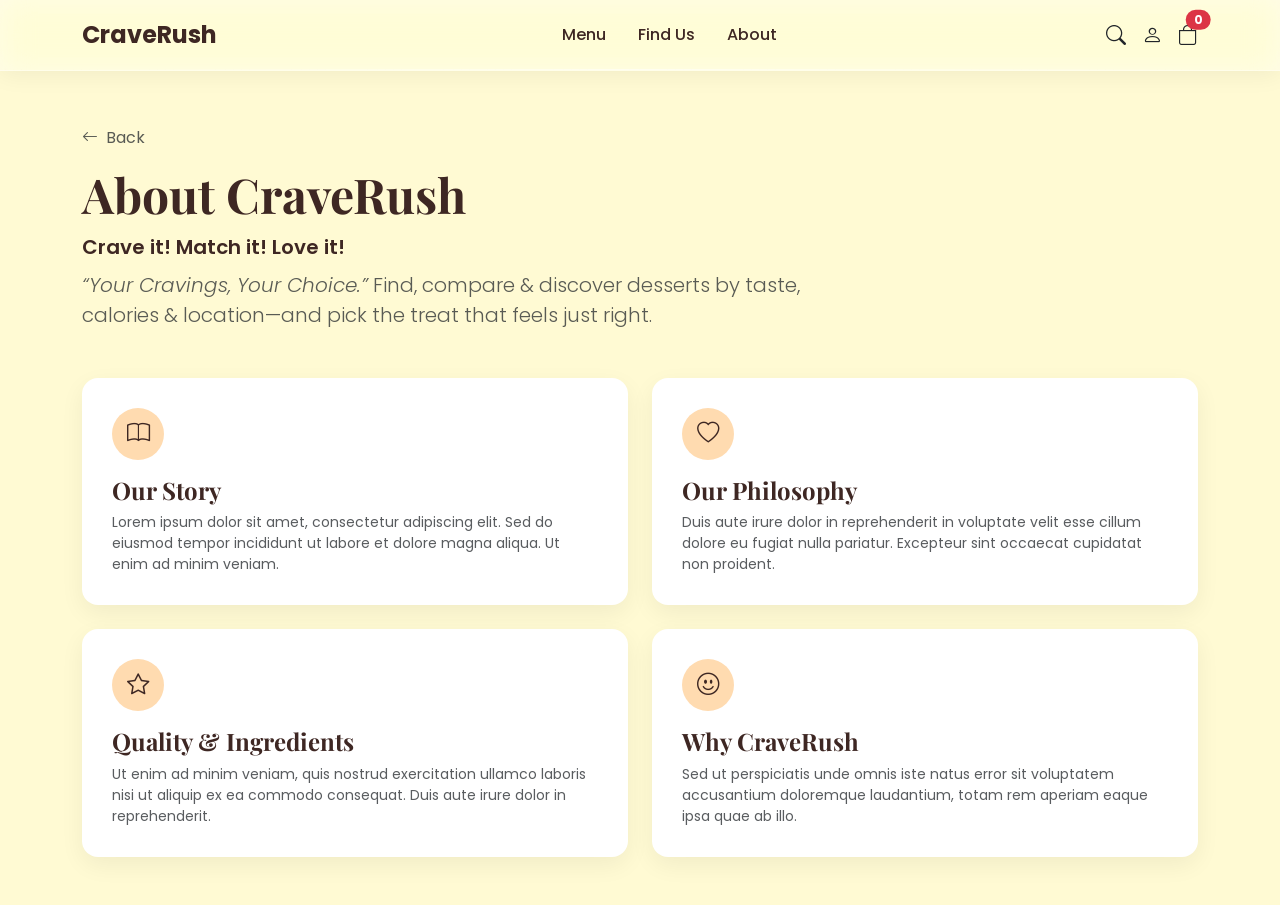
<file: about.html>
<!DOCTYPE html>
<html lang="en">
<head>
    <meta charset="UTF-8">
    <meta name="viewport" content="width=device-width, initial-scale=1.0">
    <title>About | CraveRush</title>

    <script>
        (function() {
            if (localStorage.getItem('creamySwirlsTheme') === 'dark') {
                document.documentElement.setAttribute('data-theme', 'dark');
            }
        })();
    </script>

    <link href="https://fonts.googleapis.com/css2?family=Playfair+Display:wght@600;700&family=Poppins:wght@300;400;500;600&display=swap" rel="stylesheet">
    <link href="https://cdn.jsdelivr.net/npm/bootstrap@5.3.2/dist/css/bootstrap.min.css" rel="stylesheet">
    <link rel="stylesheet" href="https://cdn.jsdelivr.net/npm/bootstrap-icons@1.11.1/font/bootstrap-icons.css">
    <link rel="stylesheet" href="style.css">
</head>
<body>

    <nav class="navbar navbar-expand-lg">
        <div class="container">
            <a class="navbar-brand fw-bold" href="index.html">CraveRush</a>
            <button class="navbar-toggler" type="button" data-bs-toggle="collapse" data-bs-target="#navbarNav">
                <span class="navbar-toggler-icon"></span>
            </button>
            <div class="collapse navbar-collapse" id="navbarNav">
                <ul class="navbar-nav mx-auto">
                    <li class="nav-item"><a class="nav-link" href="desserts.html">Menu</a></li>
                    <li class="nav-item"><a class="nav-link" href="find-us.html">Find Us</a></li>
                    <li class="nav-item"><a class="nav-link active" href="about.html">About</a></li>
                </ul>
                <div class="d-flex align-items-center gap-3 mt-3 mt-lg-0">
                    <a href="products.html" class="text-dark"><i class="bi bi-search fs-5"></i></a>
                    <div class="dropdown">
                        <a href="javascript:void(0)" class="text-dark" id="accountIcon" data-bs-toggle="dropdown">
                            <i class="bi bi-person fs-5"></i>
                        </a>
                        <ul class="dropdown-menu dropdown-menu-end" id="accountMenu"></ul>
                    </div>
                    <a href="cart.html" class="text-dark position-relative">
                        <i class="bi bi-bag fs-5"></i>
                        <span class="position-absolute top-0 start-100 translate-middle badge rounded-pill bg-danger" id="cart-count">0</span>
                    </a>
                </div>
            </div>
        </div>
    </nav>

    <section class="py-5">
        <div class="container">
            <a href="index.html" class="text-decoration-none text-muted mb-3 d-inline-block">
                <i class="bi bi-arrow-left me-1"></i> Back
            </a>
            <h1 class="display-5 fw-bold mb-2">About CraveRush</h1>
            <p class="lead fw-semibold mb-2">Crave it! Match it! Love it!</p>
            <p class="lead text-muted mb-5" style="max-width: 720px;">
                <em>“Your Cravings, Your Choice.”</em> Find, compare &amp; discover desserts by taste, calories &amp; location—and pick the treat that feels just right.
            </p>

            <div class="row g-4">
                <div class="col-md-6">
                    <div class="info-card">
                        <div class="info-icon"><i class="bi bi-book"></i></div>
                        <h4 class="fw-bold mb-2">Our Story</h4>
                        <p class="text-muted small mb-0">
                            Lorem ipsum dolor sit amet, consectetur adipiscing elit. Sed do eiusmod tempor
                            incididunt ut labore et dolore magna aliqua. Ut enim ad minim veniam.
                        </p>
                    </div>
                </div>
                <div class="col-md-6">
                    <div class="info-card">
                        <div class="info-icon"><i class="bi bi-heart"></i></div>
                        <h4 class="fw-bold mb-2">Our Philosophy</h4>
                        <p class="text-muted small mb-0">
                            Duis aute irure dolor in reprehenderit in voluptate velit esse cillum dolore eu
                            fugiat nulla pariatur. Excepteur sint occaecat cupidatat non proident.
                        </p>
                    </div>
                </div>
                <div class="col-md-6">
                    <div class="info-card">
                        <div class="info-icon"><i class="bi bi-star"></i></div>
                        <h4 class="fw-bold mb-2">Quality & Ingredients</h4>
                        <p class="text-muted small mb-0">
                            Ut enim ad minim veniam, quis nostrud exercitation ullamco laboris nisi ut aliquip
                            ex ea commodo consequat. Duis aute irure dolor in reprehenderit.
                        </p>
                    </div>
                </div>
                <div class="col-md-6">
                    <div class="info-card">
                        <div class="info-icon"><i class="bi bi-emoji-smile"></i></div>
                        <h4 class="fw-bold mb-2">Why CraveRush</h4>
                        <p class="text-muted small mb-0">
                            Sed ut perspiciatis unde omnis iste natus error sit voluptatem accusantium
                            doloremque laudantium, totam rem aperiam eaque ipsa quae ab illo.
                        </p>
                    </div>
                </div>
            </div>
        </div>
    </section>

    <script src="https://cdn.jsdelivr.net/npm/bootstrap@5.3.2/dist/js/bootstrap.bundle.min.js"></script>
    <script src="products.js"></script>
    <script src="auth.js"></script>
    <script src="cart.js"></script>
    <script src="app.js"></script>
</body>
</html>
</file>
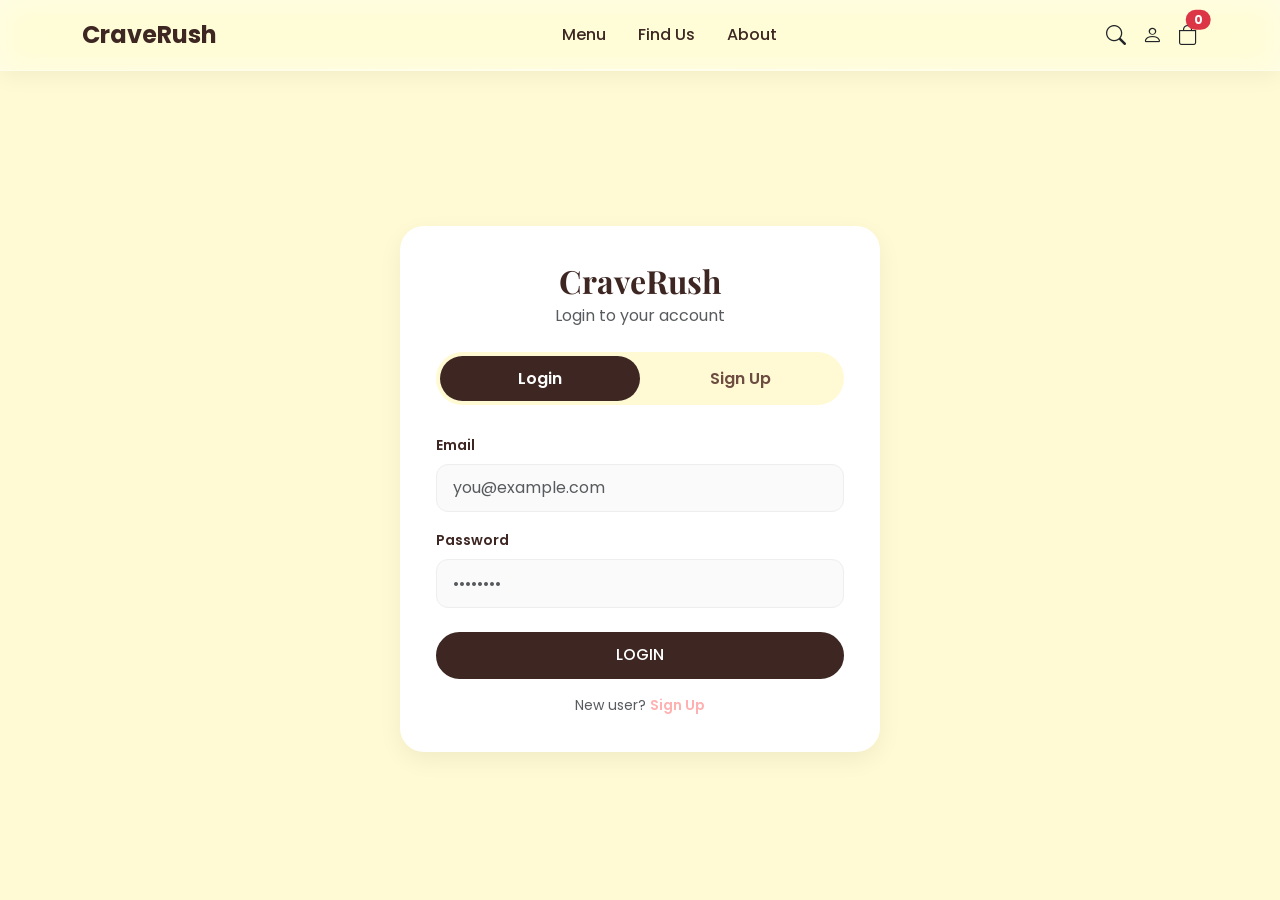
<file: account.html>
<!DOCTYPE html>
<html lang="en">
<head>
    <meta charset="UTF-8">
    <meta name="viewport" content="width=device-width, initial-scale=1.0">
    <title>My Account | CraveRush</title>
    <script>
        (function() {
            if (localStorage.getItem('creamySwirlsTheme') === 'dark') {
                document.documentElement.setAttribute('data-theme', 'dark');
            }
        })();
    </script>
    <link href="https://fonts.googleapis.com/css2?family=Playfair+Display:wght@600;700&family=Poppins:wght@300;400;500;600&display=swap" rel="stylesheet">
    <link href="https://cdn.jsdelivr.net/npm/bootstrap@5.3.2/dist/css/bootstrap.min.css" rel="stylesheet">
    <link rel="stylesheet" href="https://cdn.jsdelivr.net/npm/bootstrap-icons@1.11.1/font/bootstrap-icons.css">
    <link rel="stylesheet" href="style.css">
</head>
<body>

    <nav class="navbar navbar-expand-lg">
        <div class="container">
            <a class="navbar-brand fw-bold" href="index.html">CraveRush</a>
            <button class="navbar-toggler" type="button" data-bs-toggle="collapse" data-bs-target="#navbarNav">
                <span class="navbar-toggler-icon"></span>
            </button>
            <div class="collapse navbar-collapse" id="navbarNav">
                <ul class="navbar-nav mx-auto">
                    <li class="nav-item"><a class="nav-link" href="desserts.html">Menu</a></li>
                    <li class="nav-item"><a class="nav-link" href="find-us.html">Find Us</a></li>
                    <li class="nav-item"><a class="nav-link" href="about.html">About</a></li>
                </ul>
                <div class="d-flex align-items-center gap-3 mt-3 mt-lg-0">
                    <a href="products.html" class="text-dark"><i class="bi bi-search fs-5"></i></a>
                    <div class="dropdown">
                        <a href="javascript:void(0)" class="text-dark" id="accountIcon" data-bs-toggle="dropdown">
                            <i class="bi bi-person fs-5"></i>
                        </a>
                        <ul class="dropdown-menu dropdown-menu-end" id="accountMenu"></ul>
                    </div>
                    <a href="cart.html" class="text-dark position-relative">
                        <i class="bi bi-bag fs-5"></i>
                        <span class="position-absolute top-0 start-100 translate-middle badge rounded-pill bg-danger" id="cart-count">0</span>
                    </a>
                </div>
            </div>
        </div>
    </nav>

    <section class="account-section">
        <div class="container" style="max-width: 820px;">
            <a href="index.html" class="text-decoration-none text-muted mb-3 d-inline-block">
                <i class="bi bi-arrow-left me-1"></i> Back
            </a>
            <h1 class="display-5 fw-bold mb-4">My Account</h1>

            <div class="account-tabs" id="accountTabs">
                <button class="account-tab active" data-panel="profile">Profile</button>
                <button class="account-tab" data-panel="settings">Settings</button>
            </div>

            <!-- PROFILE -->
            <div class="account-panel active" id="panel-profile">
                <div class="account-card">
                    <h4><i class="bi bi-person-circle me-2"></i>My Profile</h4>
                    <div class="row g-3">
                        <div class="col-md-6">
                            <label class="form-label small fw-semibold">Name</label>
                            <input type="text" class="form-control" id="profile-name">
                        </div>
                        <div class="col-md-6">
                            <label class="form-label small fw-semibold">Email</label>
                            <input type="email" class="form-control" id="profile-email" disabled>
                        </div>
                        <div class="col-md-6">
                            <label class="form-label small fw-semibold">Contact Number</label>
                            <input type="tel" class="form-control" id="profile-phone">
                        </div>
                        <div class="col-md-6">
                            <label class="form-label small fw-semibold">City</label>
                            <input type="text" class="form-control" id="profile-city">
                        </div>
                    </div>
                    <button class="btn btn-custom mt-3" onclick="saveProfile()">Save Changes</button>
                </div>
            </div>

            <!-- SETTINGS -->
            <div class="account-panel" id="panel-settings">
                <div class="account-card">
                    <h4><i class="bi bi-palette me-2"></i>Appearance</h4>
                    <div class="dark-toggle">
                        <span class="fw-semibold">Dark Mode</span>
                        <label class="switch">
                            <input type="checkbox" id="dark-toggle">
                            <span class="slider"></span>
                        </label>
                    </div>
                </div>

                <div class="account-card">
                    <h4><i class="bi bi-key me-2"></i>Change Password</h4>
                    <div class="row g-3">
                        <div class="col-12">
                            <label class="form-label small fw-semibold">Current Password</label>
                            <input type="password" class="form-control" id="cur-pass">
                        </div>
                        <div class="col-md-6">
                            <label class="form-label small fw-semibold">New Password</label>
                            <input type="password" class="form-control" id="new-pass">
                        </div>
                        <div class="col-md-6">
                            <label class="form-label small fw-semibold">Confirm New Password</label>
                            <input type="password" class="form-control" id="new-pass-confirm">
                        </div>
                    </div>
                    <button class="btn btn-custom mt-3" onclick="changePassword()">Change Password</button>
                    <p class="text-muted small mt-2 mb-0">Frontend demo only — not real authentication.</p>
                </div>

                <div class="account-card">
                    <h4><i class="bi bi-box-arrow-right me-2"></i>Sign Out</h4>
                    <button class="btn btn-outline-custom" onclick="logoutUser(event)">Logout</button>
                </div>
            </div>
        </div>
    </section>

    <script src="https://cdn.jsdelivr.net/npm/bootstrap@5.3.2/dist/js/bootstrap.bundle.min.js"></script>
    <script src="products.js"></script>
    <script src="auth.js"></script>
    <script src="cart.js"></script>
    <script src="app.js"></script>
    <script>
        document.addEventListener('DOMContentLoaded', () => {
            if (!isLoggedIn()) { window.location.href = 'login.html'; return; }

            const user = getCurrentUser() || {};
            document.getElementById('profile-name').value  = user.name  || '';
            document.getElementById('profile-email').value = user.email || '';
            document.getElementById('profile-phone').value = user.phone || '';
            document.getElementById('profile-city').value = user.city || '';

            document.querySelectorAll('.account-tab').forEach(tab => {
                tab.addEventListener('click', () => {
                    document.querySelectorAll('.account-tab').forEach(t => t.classList.remove('active'));
                    document.querySelectorAll('.account-panel').forEach(p => p.classList.remove('active'));
                    tab.classList.add('active');
                    document.getElementById('panel-' + tab.dataset.panel).classList.add('active');
                });
            });

            const darkToggle = document.getElementById('dark-toggle');
            darkToggle.checked = isDarkMode();
            darkToggle.addEventListener('change', () => toggleDarkMode());
        });

        function saveProfile() {
            const name  = document.getElementById('profile-name').value.trim();
            const phone = document.getElementById('profile-phone').value.trim();
            const city  = document.getElementById('profile-city').value.trim();
            if (!name) { alert('Name cannot be empty'); return; }
            updateProfile({ name, phone, city });
            initAccountMenu();
            alert('Profile updated.');
        }

        function changePassword() {
            const cur  = document.getElementById('cur-pass').value;
            const nw   = document.getElementById('new-pass').value;
            const conf = document.getElementById('new-pass-confirm').value;

            if (!cur || !nw || !conf) { alert('Please fill in all fields.'); return; }
            if (cur !== getStoredPassword()) { alert('Current password is incorrect.'); return; }
            if (nw.length < 4) { alert('New password must be at least 4 characters.'); return; }
            if (nw !== conf) { alert('New passwords do not match.'); return; }

            setStoredPassword(nw);
            document.getElementById('cur-pass').value = '';
            document.getElementById('new-pass').value = '';
            document.getElementById('new-pass-confirm').value = '';
            alert('Password changed successfully.');
        }
    </script>
</body>
</html>
</file>
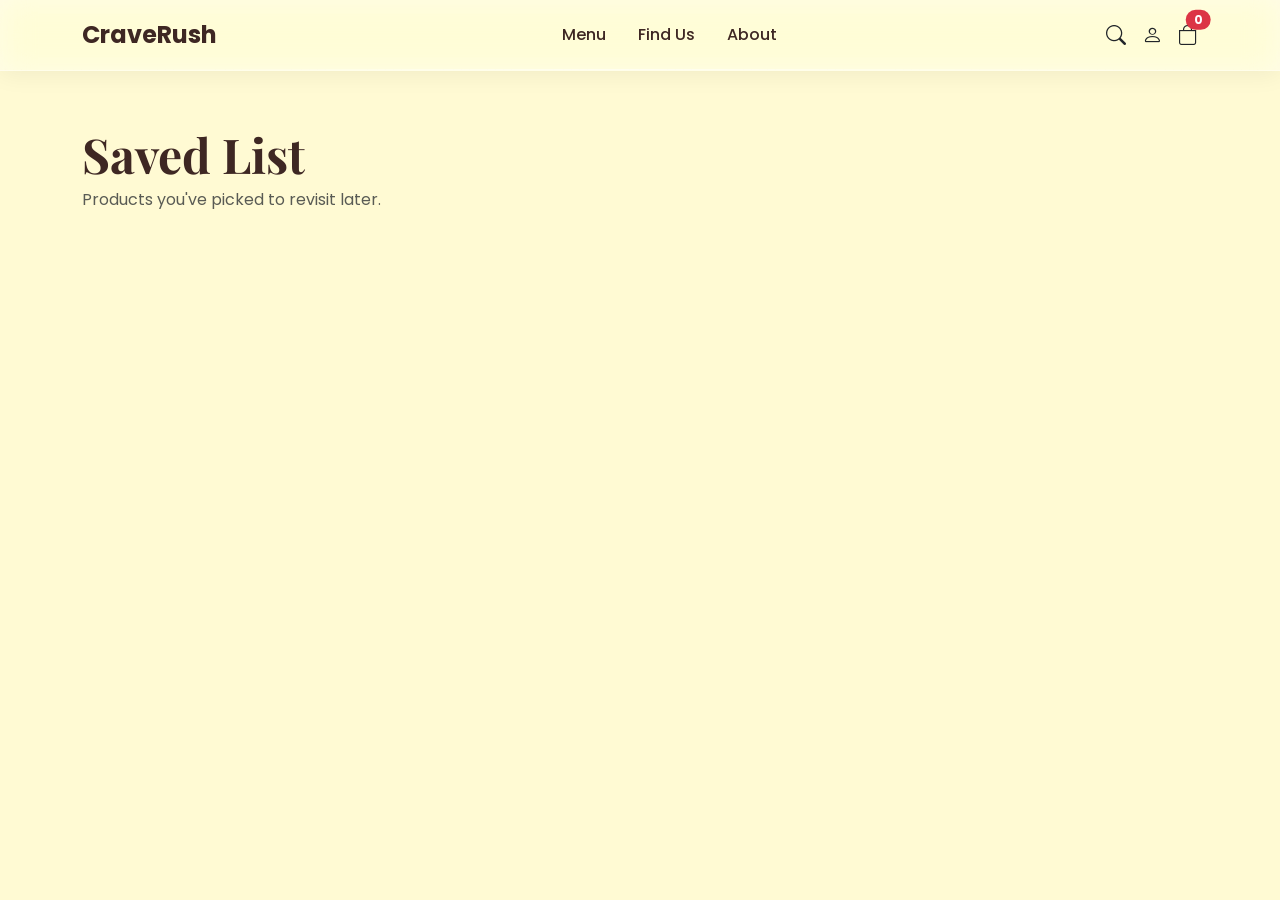
<file: cart.html>
<!DOCTYPE html>
<html lang="en">
<head>
    <meta charset="UTF-8">
    <meta name="viewport" content="width=device-width, initial-scale=1.0">
    <title>Saved List | CraveRush</title>
    <script>
        (function() {
            if (localStorage.getItem('creamySwirlsTheme') === 'dark') {
                document.documentElement.setAttribute('data-theme', 'dark');
            }
        })();
    </script>
    <link href="https://fonts.googleapis.com/css2?family=Playfair+Display:wght@600;700&family=Poppins:wght@300;400;500;600&display=swap" rel="stylesheet">
    <link href="https://cdn.jsdelivr.net/npm/bootstrap@5.3.2/dist/css/bootstrap.min.css" rel="stylesheet">
    <link rel="stylesheet" href="https://cdn.jsdelivr.net/npm/bootstrap-icons@1.11.1/font/bootstrap-icons.css">
    <link rel="stylesheet" href="style.css">
</head>
<body>

    <nav class="navbar navbar-expand-lg">
        <div class="container">
            <a class="navbar-brand fw-bold" href="index.html">CraveRush</a>
            <button class="navbar-toggler" type="button" data-bs-toggle="collapse" data-bs-target="#navbarNav">
                <span class="navbar-toggler-icon"></span>
            </button>
            <div class="collapse navbar-collapse" id="navbarNav">
                <ul class="navbar-nav mx-auto">
                    <li class="nav-item"><a class="nav-link" href="desserts.html">Menu</a></li>
                    <li class="nav-item"><a class="nav-link" href="find-us.html">Find Us</a></li>
                    <li class="nav-item"><a class="nav-link" href="about.html">About</a></li>
                </ul>
                <div class="d-flex align-items-center gap-3 mt-3 mt-lg-0">
                    <a href="products.html" class="text-dark"><i class="bi bi-search fs-5"></i></a>
                    <div class="dropdown">
                        <a href="javascript:void(0)" class="text-dark d-flex align-items-center"
                           id="accountIcon" data-bs-toggle="dropdown" aria-expanded="false">
                            <i class="bi bi-person fs-5"></i>
                        </a>
                        <ul class="dropdown-menu dropdown-menu-end" id="accountMenu" aria-labelledby="accountIcon"></ul>
                    </div>
                    <a href="cart.html" class="text-dark position-relative">
                        <i class="bi bi-bag fs-5"></i>
                        <span class="position-absolute top-0 start-100 translate-middle badge rounded-pill bg-danger" id="cart-count">0</span>
                    </a>
                </div>
            </div>
        </div>
    </nav>

    <section class="py-5">
        <div class="container">
            <h1 class="display-5 fw-bold mb-1">Saved List</h1>
            <p class="text-muted mb-4">Products you've picked to revisit later.</p>
            <div id="cart-container"></div>
        </div>
    </section>

    <script src="https://cdn.jsdelivr.net/npm/bootstrap@5.3.2/dist/js/bootstrap.bundle.min.js"></script>
    <script src="products.js"></script>
    <script src="auth.js"></script>
    <script src="cart.js"></script>
    <script src="app.js"></script>
    <script>
        document.addEventListener('DOMContentLoaded', renderCartPage);
    </script>
</body>
</html>
</file>
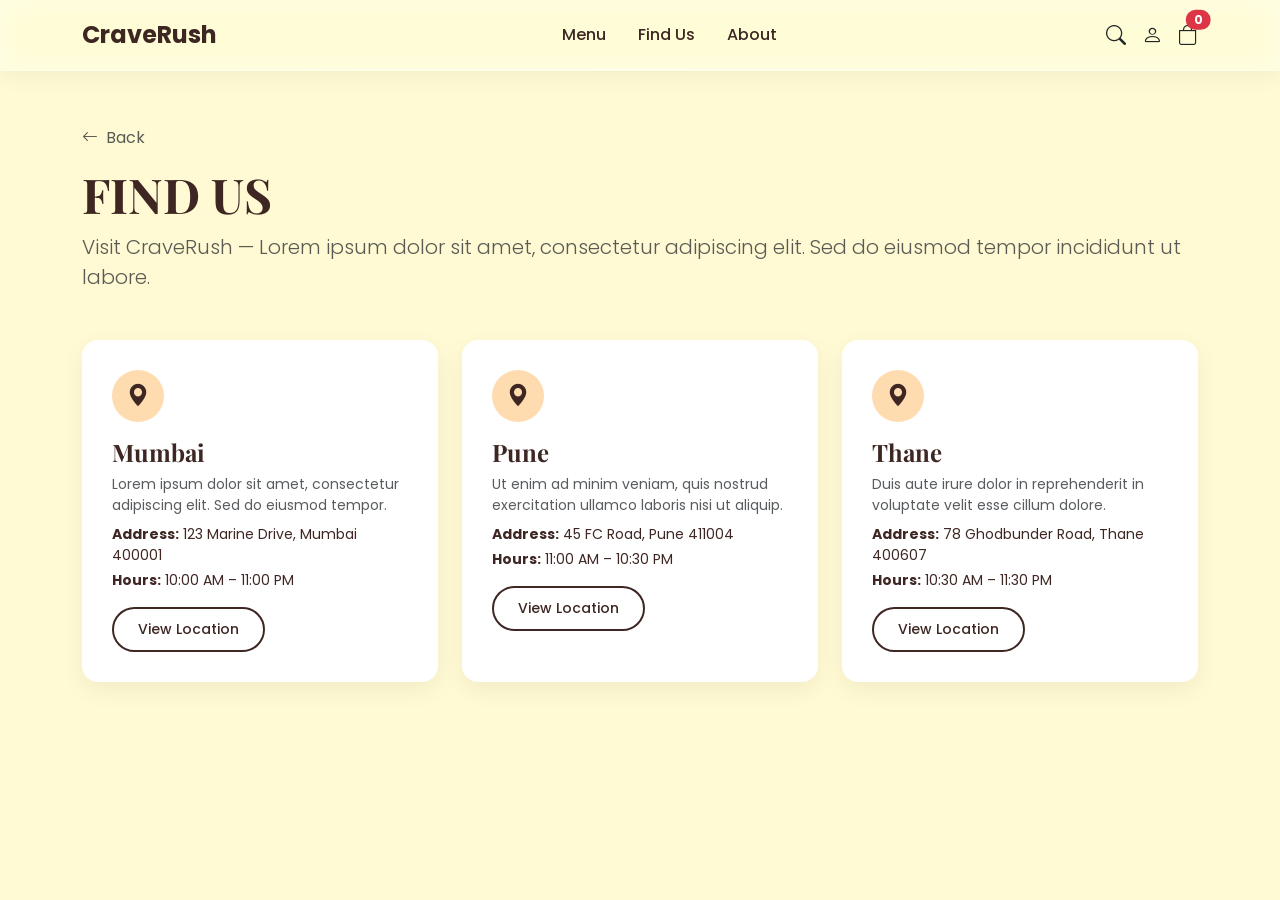
<file: find-us.html>
<!DOCTYPE html>
<html lang="en">
<head>
    <meta charset="UTF-8">
    <meta name="viewport" content="width=device-width, initial-scale=1.0">
    <title>Find Us | CraveRush</title>

    <script>
        (function() {
            if (localStorage.getItem('creamySwirlsTheme') === 'dark') {
                document.documentElement.setAttribute('data-theme', 'dark');
            }
        })();
    </script>

    <link href="https://fonts.googleapis.com/css2?family=Playfair+Display:wght@600;700&family=Poppins:wght@300;400;500;600&display=swap" rel="stylesheet">
    <link href="https://cdn.jsdelivr.net/npm/bootstrap@5.3.2/dist/css/bootstrap.min.css" rel="stylesheet">
    <link rel="stylesheet" href="https://cdn.jsdelivr.net/npm/bootstrap-icons@1.11.1/font/bootstrap-icons.css">
    <link rel="stylesheet" href="style.css">
</head>
<body>

    <nav class="navbar navbar-expand-lg">
        <div class="container">
            <a class="navbar-brand fw-bold" href="index.html">CraveRush</a>
            <button class="navbar-toggler" type="button" data-bs-toggle="collapse" data-bs-target="#navbarNav">
                <span class="navbar-toggler-icon"></span>
            </button>
            <div class="collapse navbar-collapse" id="navbarNav">
                <ul class="navbar-nav mx-auto">
                    <li class="nav-item"><a class="nav-link" href="desserts.html">Menu</a></li>
                    <li class="nav-item"><a class="nav-link active" href="find-us.html">Find Us</a></li>
                    <li class="nav-item"><a class="nav-link" href="about.html">About</a></li>
                </ul>
                <div class="d-flex align-items-center gap-3 mt-3 mt-lg-0">
                    <a href="products.html" class="text-dark"><i class="bi bi-search fs-5"></i></a>
                    <div class="dropdown">
                        <a href="javascript:void(0)" class="text-dark" id="accountIcon" data-bs-toggle="dropdown">
                            <i class="bi bi-person fs-5"></i>
                        </a>
                        <ul class="dropdown-menu dropdown-menu-end" id="accountMenu"></ul>
                    </div>
                    <a href="cart.html" class="text-dark position-relative">
                        <i class="bi bi-bag fs-5"></i>
                        <span class="position-absolute top-0 start-100 translate-middle badge rounded-pill bg-danger" id="cart-count">0</span>
                    </a>
                </div>
            </div>
        </div>
    </nav>

    <section class="py-5">
        <div class="container">
            <a href="index.html" class="text-decoration-none text-muted mb-3 d-inline-block">
                <i class="bi bi-arrow-left me-1"></i> Back
            </a>
            <h1 class="display-5 fw-bold mb-2">FIND US</h1>
            <p class="lead text-muted mb-5">Visit CraveRush — Lorem ipsum dolor sit amet, consectetur adipiscing elit. Sed do eiusmod tempor incididunt ut labore.</p>

            <div class="row g-4">
                <div class="col-md-6 col-lg-4">
                    <div class="info-card">
                        <div class="info-icon"><i class="bi bi-geo-alt-fill"></i></div>
                        <h4 class="fw-bold mb-2">Mumbai</h4>
                        <p class="text-muted small mb-2">
                            Lorem ipsum dolor sit amet, consectetur adipiscing elit. Sed do eiusmod tempor.
                        </p>
                        <p class="mb-1 small"><strong>Address:</strong> 123 Marine Drive, Mumbai 400001</p>
                        <p class="mb-3 small"><strong>Hours:</strong> 10:00 AM – 11:00 PM</p>
                        <button class="btn btn-outline-custom btn-sm">View Location</button>
                    </div>
                </div>

                <div class="col-md-6 col-lg-4">
                    <div class="info-card">
                        <div class="info-icon"><i class="bi bi-geo-alt-fill"></i></div>
                        <h4 class="fw-bold mb-2">Pune</h4>
                        <p class="text-muted small mb-2">
                            Ut enim ad minim veniam, quis nostrud exercitation ullamco laboris nisi ut aliquip.
                        </p>
                        <p class="mb-1 small"><strong>Address:</strong> 45 FC Road, Pune 411004</p>
                        <p class="mb-3 small"><strong>Hours:</strong> 11:00 AM – 10:30 PM</p>
                        <button class="btn btn-outline-custom btn-sm">View Location</button>
                    </div>
                </div>

                <div class="col-md-6 col-lg-4">
                    <div class="info-card">
                        <div class="info-icon"><i class="bi bi-geo-alt-fill"></i></div>
                        <h4 class="fw-bold mb-2">Thane</h4>
                        <p class="text-muted small mb-2">
                            Duis aute irure dolor in reprehenderit in voluptate velit esse cillum dolore.
                        </p>
                        <p class="mb-1 small"><strong>Address:</strong> 78 Ghodbunder Road, Thane 400607</p>
                        <p class="mb-3 small"><strong>Hours:</strong> 10:30 AM – 11:30 PM</p>
                        <button class="btn btn-outline-custom btn-sm">View Location</button>
                    </div>
                </div>
            </div>
        </div>
    </section>

    <script src="https://cdn.jsdelivr.net/npm/bootstrap@5.3.2/dist/js/bootstrap.bundle.min.js"></script>
    <script src="products.js"></script>
    <script src="auth.js"></script>
    <script src="cart.js"></script>
    <script src="app.js"></script>
</body>
</html>
</file>
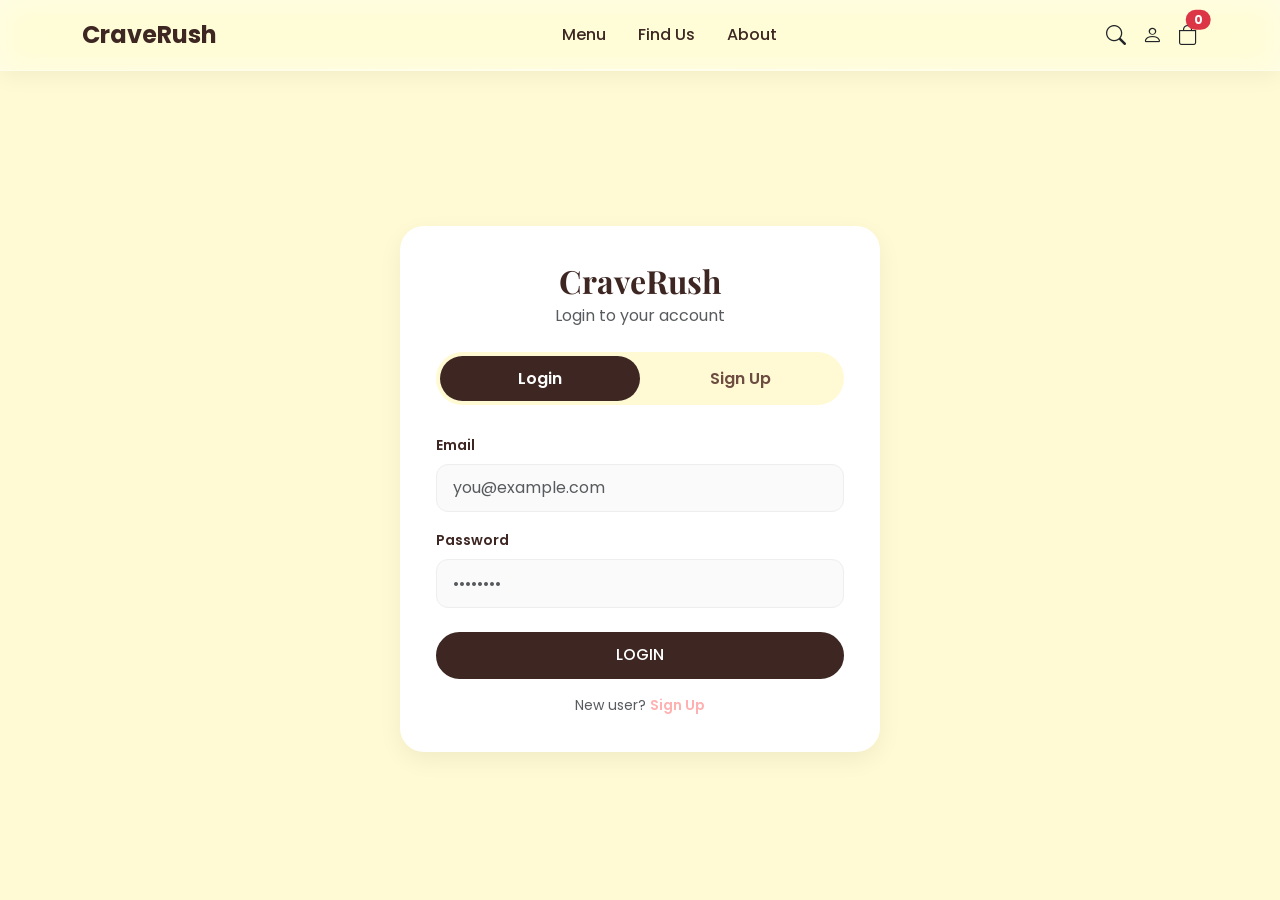
<file: login.html>
<!DOCTYPE html>
<html lang="en">
<head>
    <meta charset="UTF-8">
    <meta name="viewport" content="width=device-width, initial-scale=1.0">
    <title>Login / Sign Up | CraveRush</title>

    <script>
        (function() {
            if (localStorage.getItem('creamySwirlsTheme') === 'dark') {
                document.documentElement.setAttribute('data-theme', 'dark');
            }
        })();
    </script>

    <link href="https://fonts.googleapis.com/css2?family=Playfair+Display:wght@600;700&family=Poppins:wght@300;400;500;600&display=swap" rel="stylesheet">
    <link href="https://cdn.jsdelivr.net/npm/bootstrap@5.3.2/dist/css/bootstrap.min.css" rel="stylesheet">
    <link rel="stylesheet" href="https://cdn.jsdelivr.net/npm/bootstrap-icons@1.11.1/font/bootstrap-icons.css">
    <link rel="stylesheet" href="style.css">
</head>
<body>

    <nav class="navbar navbar-expand-lg">
        <div class="container">
            <a class="navbar-brand fw-bold" href="index.html">CraveRush</a>
            <button class="navbar-toggler" type="button" data-bs-toggle="collapse" data-bs-target="#navbarNav">
                <span class="navbar-toggler-icon"></span>
            </button>
            <div class="collapse navbar-collapse" id="navbarNav">
                <ul class="navbar-nav mx-auto">
                    <li class="nav-item"><a class="nav-link" href="desserts.html">Menu</a></li>
                    <li class="nav-item"><a class="nav-link" href="find-us.html">Find Us</a></li>
                    <li class="nav-item"><a class="nav-link" href="about.html">About</a></li>
                </ul>
                <div class="d-flex align-items-center gap-3 mt-3 mt-lg-0">
                    <a href="products.html" class="text-dark"><i class="bi bi-search fs-5"></i></a>
                    <div class="dropdown">
                        <a href="javascript:void(0)" class="text-dark" id="accountIcon" data-bs-toggle="dropdown">
                            <i class="bi bi-person fs-5"></i>
                        </a>
                        <ul class="dropdown-menu dropdown-menu-end" id="accountMenu"></ul>
                    </div>
                    <a href="cart.html" class="text-dark position-relative">
                        <i class="bi bi-bag fs-5"></i>
                        <span class="position-absolute top-0 start-100 translate-middle badge rounded-pill bg-danger" id="cart-count">0</span>
                    </a>
                </div>
            </div>
        </div>
    </nav>

    <section class="auth-section">
        <div class="auth-card">
            <div class="text-center mb-4">
                <h2 class="fw-bold mb-1">CraveRush</h2>
                <p class="text-muted mb-0" id="authSubtitle">Login to your account</p>
            </div>

            <div class="auth-tabs">
                <button class="auth-tab active" data-tab="login" type="button">Login</button>
                <button class="auth-tab" data-tab="signup" type="button">Sign Up</button>
            </div>

            <!-- LOGIN FORM -->
            <form id="loginForm" class="auth-form active" novalidate>
                <div class="mb-3">
                    <label class="form-label small fw-semibold">Email</label>
                    <input type="email" class="form-control" id="loginEmail" placeholder="you@example.com" required>
                    <div class="invalid-feedback">Please enter a valid email.</div>
                </div>
                <div class="mb-3">
                    <label class="form-label small fw-semibold">Password</label>
                    <input type="password" class="form-control" id="loginPassword" placeholder="••••••••" minlength="4" required>
                    <div class="invalid-feedback">Password must be at least 4 characters.</div>
                </div>
                <button type="submit" class="btn btn-custom w-100 mt-2">LOGIN</button>
                <p class="text-center text-muted small mt-3 mb-0">
                    New user?
                    <a href="#" class="fw-semibold" style="color: var(--pink-accent);" onclick="switchTab('signup')">Sign Up</a>
                </p>
            </form>

            <!-- SIGNUP FORM -->
            <form id="signupForm" class="auth-form" novalidate>
                <div class="mb-3">
                    <label class="form-label small fw-semibold">Name</label>
                    <input type="text" class="form-control" id="signupName" required>
                    <div class="invalid-feedback">Please enter your name.</div>
                </div>
                <div class="mb-3">
                    <label class="form-label small fw-semibold">Email</label>
                    <input type="email" class="form-control" id="signupEmail" required>
                    <div class="invalid-feedback">Please enter a valid email.</div>
                </div>
                <div class="mb-3">
                    <label class="form-label small fw-semibold">Contact Number</label>
                    <input type="tel" class="form-control" id="signupPhone" pattern="[0-9+\-\s]{6,}" required>
                    <div class="invalid-feedback">Please enter a valid contact number.</div>
                </div>
                <div class="mb-3">
                    <label class="form-label small fw-semibold">City</label>
                    <input type="text" class="form-control" id="signupCity" placeholder="e.g. Mumbai" required>
                    <div class="invalid-feedback">Please enter your city.</div>
                </div>
                <div class="mb-3">
                    <label class="form-label small fw-semibold">Password</label>
                    <input type="password" class="form-control" id="signupPassword" minlength="4" required>
                    <div class="invalid-feedback">Password must be at least 4 characters.</div>
                </div>
                <div class="mb-3">
                    <label class="form-label small fw-semibold">Confirm Password</label>
                    <input type="password" class="form-control" id="signupConfirm" minlength="4" required>
                    <div class="invalid-feedback">Passwords must match.</div>
                </div>
                <button type="submit" class="btn btn-custom w-100 mt-2">CREATE ACCOUNT</button>
                <p class="text-center text-muted small mt-3 mb-0">
                    Already have an account?
                    <a href="#" class="fw-semibold" style="color: var(--pink-accent);" onclick="switchTab('login')">Login</a>
                </p>
            </form>
        </div>
    </section>

    <script src="https://cdn.jsdelivr.net/npm/bootstrap@5.3.2/dist/js/bootstrap.bundle.min.js"></script>
    <script src="products.js"></script>
    <script src="auth.js"></script>
    <script src="cart.js"></script>
    <script src="app.js"></script>
    <script>
        function switchTab(tab) {
            document.querySelectorAll('.auth-tab').forEach(t => t.classList.toggle('active', t.dataset.tab === tab));
            document.querySelectorAll('.auth-form').forEach(f => f.classList.remove('active'));
            document.getElementById(tab === 'login' ? 'loginForm' : 'signupForm').classList.add('active');
            document.getElementById('authSubtitle').textContent =
                tab === 'login' ? 'Login to your account' : 'Create your account';
        }

        document.querySelectorAll('.auth-tab').forEach(tab => {
            tab.addEventListener('click', () => switchTab(tab.dataset.tab));
        });

        // Prefill signup tab if ?tab=signup in URL
        const urlTab = new URLSearchParams(window.location.search).get('tab');
        if (urlTab === 'signup') switchTab('signup');

        // If already logged in, redirect
        if (typeof isLoggedIn === 'function' && isLoggedIn()) {
            window.location.href = 'index.html';
        }

        // LOGIN SUBMIT
        document.getElementById('loginForm').addEventListener('submit', function (e) {
            e.preventDefault();
            const email = document.getElementById('loginEmail');
            const password = document.getElementById('loginPassword');
            let valid = true;
            if (!email.value.includes('@')) { email.classList.add('is-invalid'); valid = false; }
            else email.classList.remove('is-invalid');
            if (password.value.length < 4) { password.classList.add('is-invalid'); valid = false; }
            else password.classList.remove('is-invalid');
            if (!valid) return;

            const res = loginUser(email.value.trim(), password.value);
            if (!res.ok) { alert(res.error); return; }

            const r = new URLSearchParams(window.location.search).get('redirect') || 'index.html';
            window.location.href = r;
        });

        // SIGNUP SUBMIT
        document.getElementById('signupForm').addEventListener('submit', function (e) {
            e.preventDefault();
            const name  = document.getElementById('signupName');
            const email = document.getElementById('signupEmail');
            const phone = document.getElementById('signupPhone');
            const city  = document.getElementById('signupCity');
            const pass  = document.getElementById('signupPassword');
            const conf  = document.getElementById('signupConfirm');
            let valid = true;

            // Name — non-empty
            if (!name.value.trim()) { name.classList.add('is-invalid'); valid = false; }
            else name.classList.remove('is-invalid');

            // Email — basic format
            const emailRe = /^[^\s@]+@[^\s@]+\.[^\s@]+$/;
            if (!emailRe.test(email.value.trim())) { email.classList.add('is-invalid'); valid = false; }
            else email.classList.remove('is-invalid');

            // Contact — 6–15 digits with optional +, -, spaces
            const phoneRe = /^[0-9+\-\s]{6,15}$/;
            if (!phoneRe.test(phone.value.trim())) { phone.classList.add('is-invalid'); valid = false; }
            else phone.classList.remove('is-invalid');

            // City — non-empty
            if (!city.value.trim()) { city.classList.add('is-invalid'); valid = false; }
            else city.classList.remove('is-invalid');

            // Password — min 4 chars
            if (pass.value.length < 4) { pass.classList.add('is-invalid'); valid = false; }
            else pass.classList.remove('is-invalid');

            // Confirm — must match
            if (conf.value !== pass.value) { conf.classList.add('is-invalid'); valid = false; }
            else conf.classList.remove('is-invalid');

            if (!valid) return;

            const res = signupUser(
                name.value.trim(),
                email.value.trim(),
                phone.value.trim(),
                city.value.trim(),
                pass.value
            );
            if (!res.ok) { alert(res.error); return; }

            const r = new URLSearchParams(window.location.search).get('redirect') || 'index.html';
            window.location.href = r;
        });
    </script>
</body>
</html>
</file>
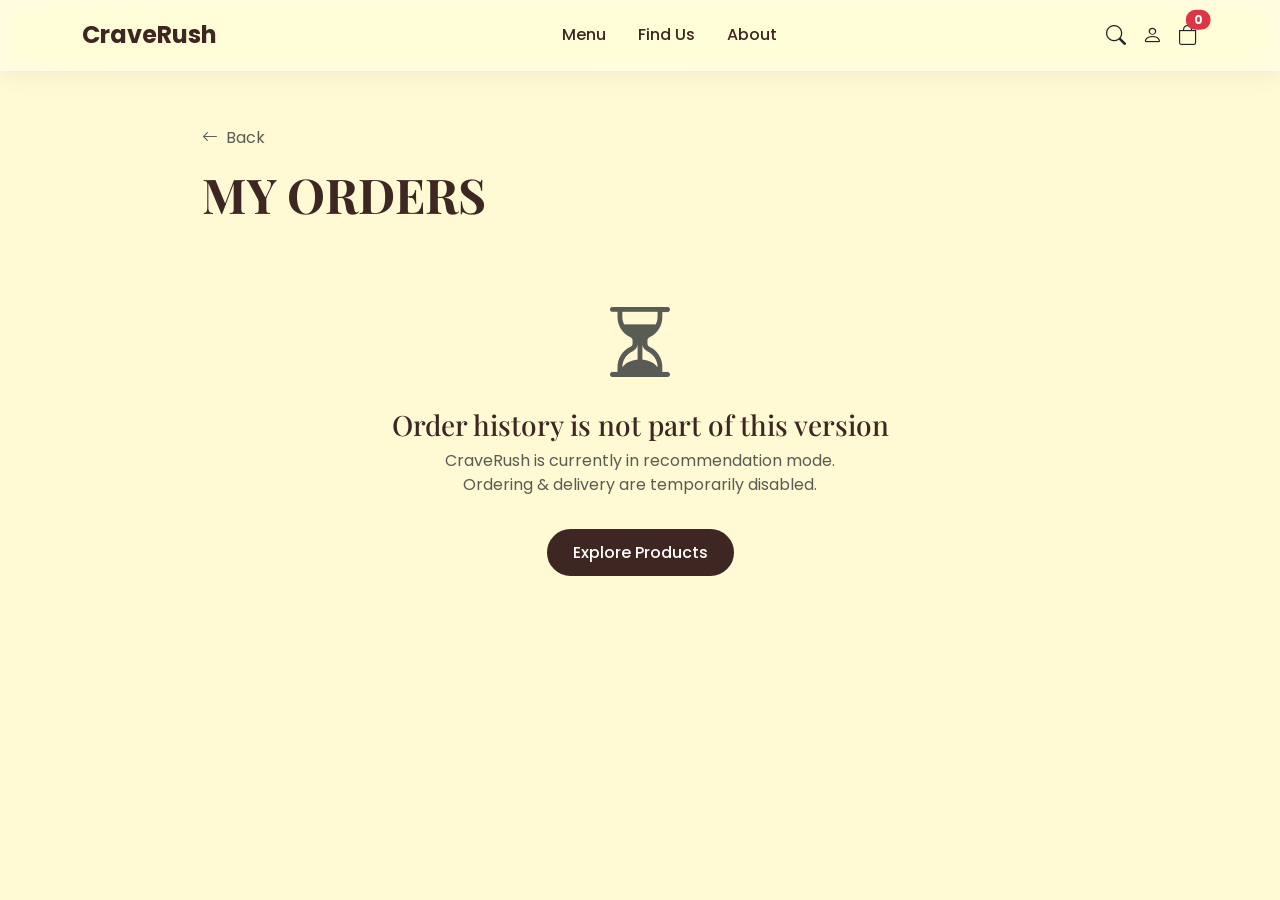
<file: orders.html>
<!DOCTYPE html>
<html lang="en">
<head>
    <meta charset="UTF-8">
    <meta name="viewport" content="width=device-width, initial-scale=1.0">
    <title>My Orders | CraveRush</title>
    <script>
        (function() {
            if (localStorage.getItem('creamySwirlsTheme') === 'dark') {
                document.documentElement.setAttribute('data-theme', 'dark');
            }
        })();
    </script>
    <link href="https://fonts.googleapis.com/css2?family=Playfair+Display:wght@600;700&family=Poppins:wght@300;400;500;600&display=swap" rel="stylesheet">
    <link href="https://cdn.jsdelivr.net/npm/bootstrap@5.3.2/dist/css/bootstrap.min.css" rel="stylesheet">
    <link rel="stylesheet" href="https://cdn.jsdelivr.net/npm/bootstrap-icons@1.11.1/font/bootstrap-icons.css">
    <link rel="stylesheet" href="style.css">
</head>
<body>

    <nav class="navbar navbar-expand-lg">
        <div class="container">
            <a class="navbar-brand fw-bold" href="index.html">CraveRush</a>
            <button class="navbar-toggler" type="button" data-bs-toggle="collapse" data-bs-target="#navbarNav">
                <span class="navbar-toggler-icon"></span>
            </button>
            <div class="collapse navbar-collapse" id="navbarNav">
                <ul class="navbar-nav mx-auto">
                    <li class="nav-item"><a class="nav-link" href="desserts.html">Menu</a></li>
                    <li class="nav-item"><a class="nav-link" href="find-us.html">Find Us</a></li>
                    <li class="nav-item"><a class="nav-link" href="about.html">About</a></li>
                </ul>
                <div class="d-flex align-items-center gap-3 mt-3 mt-lg-0">
                    <a href="products.html" class="text-dark"><i class="bi bi-search fs-5"></i></a>
                    <div class="dropdown">
                        <a href="javascript:void(0)" class="text-dark" id="accountIcon" data-bs-toggle="dropdown">
                            <i class="bi bi-person fs-5"></i>
                        </a>
                        <ul class="dropdown-menu dropdown-menu-end" id="accountMenu"></ul>
                    </div>
                    <a href="cart.html" class="text-dark position-relative">
                        <i class="bi bi-bag fs-5"></i>
                        <span class="position-absolute top-0 start-100 translate-middle badge rounded-pill bg-danger" id="cart-count">0</span>
                    </a>
                </div>
            </div>
        </div>
    </nav>

    <section class="py-5">
        <div class="container" style="max-width: 900px;">
            <a href="index.html" class="text-decoration-none text-muted mb-3 d-inline-block">
                <i class="bi bi-arrow-left me-1"></i> Back
            </a>
            <h1 class="display-5 fw-bold mb-4">MY ORDERS</h1>

            <!-- LEGACY_DELIVERY: ORDER HISTORY UI
                 Full order history UI is preserved in the previous
                 version of this file. This page is temporarily
                 showing a placeholder for the recommendation build. -->
            <div class="text-center py-5">
                <i class="bi bi-hourglass-split display-1 text-muted"></i>
                <h3 class="mt-3">Order history is not part of this version</h3>
                <p class="text-muted">
                    CraveRush is currently in recommendation mode.<br>
                    Ordering &amp; delivery are temporarily disabled.
                </p>
                <a href="index.html" class="btn btn-custom mt-3">Explore Products</a>
            </div>
        </div>
    </section>

    <script src="https://cdn.jsdelivr.net/npm/bootstrap@5.3.2/dist/js/bootstrap.bundle.min.js"></script>
    <script src="products.js"></script>
    <script src="auth.js"></script>
    <script src="cart.js"></script>
    <script src="app.js"></script>
</body>
</html>
</file>
<file: style.css>
/* =========================================
   DESIGN SYSTEM & VARIABLES
========================================= */
:root {
    --primary-bg: #FFFAD3;
    --peach: #FFDBB0;
    --soft-pink: #FFCCB8;
    --pink-accent: #FFB1B1;
    --text-dark: #3E2723;
    --text-muted: #6D4C41;
    --card-bg: #FFFFFF;
    --border-radius: 16px;
    --shadow-soft: 0 8px 24px rgba(0, 0, 0, 0.06);
    --shadow-hover: 0 12px 32px rgba(0, 0, 0, 0.1);
    --transition: all 0.3s ease;
    --navbar-height: 78px;
}

/* =========================================
   GLOBAL
========================================= */
html, body {
    max-width: 100%;
    overflow-x: hidden;
}

body {
    background-color: var(--primary-bg);
    color: var(--text-dark);
    font-family: 'Poppins', sans-serif;
    /* Compensate for the fixed navbar */
    padding-top: var(--navbar-height);
}

h1, h2, h3, h4, h5, h6 { font-family: 'Playfair Display', serif; }
a { text-decoration: none; color: inherit; }

/* =========================================
   STICKY / FIXED GLASSMORPHIC NAVBAR
========================================= */
.navbar {
    position: fixed !important;
    top: 0;
    left: 0;
    right: 0;
    z-index: 1030; /* below modals (1055) but above content */
    padding-top: 0.75rem !important;
    padding-bottom: 0.75rem !important;
    background: rgba(255, 255, 255, 0.45) !important;
    backdrop-filter: blur(16px) saturate(180%);
    -webkit-backdrop-filter: blur(16px) saturate(180%);
    border-bottom: 1px solid rgba(255, 255, 255, 0.35);
    box-shadow: 0 4px 24px rgba(0, 0, 0, 0.06);
}

/* Subtle glass highlight line */
.navbar::after {
    content: "";
    position: absolute;
    left: 0;
    right: 0;
    bottom: 0;
    height: 1px;
    background: linear-gradient(90deg, transparent, rgba(255,255,255,0.9), transparent);
    opacity: 0.6;
}

.navbar-brand {
    font-size: 1.5rem;
    color: var(--text-dark) !important;
}

.nav-link {
    font-weight: 500;
    color: var(--text-dark) !important;
    margin: 0 0.5rem;
    transition: var(--transition);
}

.nav-link:hover { color: var(--pink-accent) !important; }

/* Mobile / tablet collapsed menu panel gets its own glass layer */
@media (max-width: 991.98px) {
    .navbar-collapse {
        background: rgba(255, 255, 255, 0.7);
        backdrop-filter: blur(16px) saturate(180%);
        -webkit-backdrop-filter: blur(16px) saturate(180%);
        border: 1px solid rgba(255, 255, 255, 0.5);
        border-radius: 16px;
        padding: 1rem;
        margin-top: 0.75rem;
        box-shadow: 0 8px 24px rgba(0, 0, 0, 0.08);
    }
}

/* =========================================
   BUTTONS
========================================= */
.btn-custom,
.btn-outline-custom {
    border: 2px solid var(--text-dark) !important;
    border-radius: 50px;
    padding: 0.6rem 1.5rem;
    font-weight: 500;
    transition: var(--transition);
}

.btn-custom {
    background-color: var(--text-dark);
    color: #fff;
}

.btn-custom:hover,
.btn-custom:focus,
.btn-custom:active,
.btn-custom:focus-visible {
    background-color: transparent;
    color: var(--text-dark);
    border-color: var(--text-dark) !important;
    box-shadow: 0 0 0 0.25rem rgba(255, 177, 177, 0.4);
}

.btn-outline-custom {
    background-color: transparent;
    color: var(--text-dark);
}

.btn-outline-custom:hover,
.btn-outline-custom:focus,
.btn-outline-custom:active,
.btn-outline-custom:focus-visible {
    background-color: var(--text-dark);
    color: #fff;
    border-color: var(--text-dark) !important;
    box-shadow: 0 0 0 0.25rem rgba(255, 177, 177, 0.4);
}

/* =========================================
   HERO
========================================= */
.hero-section { padding: 3rem 0; }

.hero-img {
    border-radius: var(--border-radius);
    box-shadow: var(--shadow-soft);
    object-fit: cover;
    max-height: 450px;
    width: 100%;
}

/* Equal-sized hero buttons */
.hero-btn-group {
    max-width: 520px;
    width: 100%;
}
.hero-btn {
    flex: 1 1 0;
    min-width: 0;
    min-height: 68px;              /* ~2 rows tall */
    display: flex !important;
    align-items: center;           /* vertically centered */
    justify-content: center;       /* horizontally centered */
    text-align: center;
    white-space: normal;
    line-height: 1.25;
    padding: 0.75rem 0.75rem !important;
    font-size: 1rem;
    font-weight: 600;
}
@media (max-width: 575.98px) {
    .hero-btn-group { max-width: 100%; gap: 0.6rem !important; }
    .hero-btn {
        min-height: 72px;
        font-size: 0.9rem;
        padding: 0.6rem 0.5rem !important;
    }
}

/* =========================================
   MAIN CHOICES (equal-sized pair)
========================================= */
.choice-wrapper {
    max-width: 700px;
    width: 100%;
    margin: 0 auto;
}

.choice-btn {
    flex: 1 1 0;
    min-width: 0;
    text-decoration: none;
}

.choice-card {
    background-color: var(--peach);
    border-radius: var(--border-radius);
    transition: var(--transition);
    cursor: pointer;
    border: 2px solid transparent;
    width: 100%;
    min-height: 130px;
    padding: 2.5rem 1rem;
    display: flex;
    align-items: center;
    justify-content: center;
    text-align: center;
}

.choice-btn:hover .choice-card,
.choice-btn:focus-visible .choice-card {
    transform: translateY(-5px);
    box-shadow: var(--shadow-hover);
    border-color: var(--pink-accent);
    background-color: var(--soft-pink);
}

@media (max-width: 575.98px) {
    .choice-btn { width: 100%; }
    .choice-card { min-height: 100px; padding: 1.75rem 1rem; }
}

/* =========================================
   SEARCH BAR
========================================= */
.search-wrapper {
    background: #fff;
    border-radius: 50px;
    box-shadow: var(--shadow-soft);
    padding: 0.25rem;
}
.search-wrapper .form-control {
    background: transparent;
    border-radius: 50px;
}
.search-wrapper .form-control:focus { box-shadow: none; }

/* =========================================
   PRODUCT CARDS
========================================= */
.product-card {
    background: var(--card-bg);
    border-radius: var(--border-radius);
    overflow: hidden;
    transition: var(--transition);
    border: none;
    box-shadow: var(--shadow-soft);
    height: 100%;
    cursor: pointer;
}
.product-card:hover {
    transform: translateY(-5px);
    box-shadow: var(--shadow-hover);
}
.product-card img {
    height: 200px;
    width: 100%;
    object-fit: cover;
    transition: transform 0.5s ease;
}
.product-card:hover img { transform: scale(1.05); }
.product-card .card-body { padding: 1.25rem; }
.product-card .price { font-weight: 600; color: var(--text-dark); }
.product-card .calories { font-size: 0.85rem; color: var(--text-muted); }

/* =========================================
   CATEGORY CARDS
========================================= */
.category-card {
    background: var(--card-bg);
    border-radius: var(--border-radius);
    overflow: hidden;
    transition: var(--transition);
    box-shadow: var(--shadow-soft);
    cursor: pointer;
    text-align: center;
    border: 2px solid transparent;
}
.category-card:hover,
.category-card:focus-visible {
    transform: translateY(-5px);
    box-shadow: var(--shadow-hover);
    border-color: var(--pink-accent);
    outline: none;
}
.category-card img { height: 150px; object-fit: cover; width: 100%; }
.category-card h5 { margin: 1rem 0; font-size: 1.1rem; }

/* =========================================
   PRODUCT DETAILS
========================================= */
.product-detail-img {
    border-radius: var(--border-radius);
    box-shadow: var(--shadow-soft);
    width: 100%;
    max-height: 500px;
    object-fit: cover;
}

.quantity-selector {
    display: inline-flex;
    align-items: center;
    border: 1px solid #ddd;
    border-radius: 50px;
    overflow: hidden;
}
.quantity-selector button {
    background: transparent;
    border: none;
    padding: 0.5rem 1rem;
    font-size: 1.2rem;
    cursor: pointer;
    transition: var(--transition);
}
.quantity-selector button:hover { background-color: var(--peach); }
.quantity-selector input {
    width: 50px;
    text-align: center;
    border: none;
    font-weight: 600;
    background: transparent;
}

/* =========================================
   BREADCRUMB
========================================= */
.breadcrumb-item a { color: var(--text-muted); }
.breadcrumb-item.active { color: var(--text-dark); font-weight: 500; }

/* =========================================
   OWL CAROUSEL
========================================= */
#featured-products {
    position: relative;
    padding: 0 55px;
}

#featured-products .item { padding: 0 10px; }

/* Dots */
.owl-theme .owl-dots { margin-top: 20px !important; }
.owl-theme .owl-dots .owl-dot span {
    background: var(--peach) !important;
    transition: var(--transition);
}
.owl-theme .owl-dots .owl-dot.active span,
.owl-theme .owl-dots .owl-dot:hover span {
    background: var(--pink-accent) !important;
}

/* Prev / Next black circular buttons */
#featured-products .owl-nav {
    margin: 0 !important;
}
#featured-products .owl-nav button.owl-prev,
#featured-products .owl-nav button.owl-next {
    position: absolute;
    top: 50%;
    transform: translateY(-50%);
    background: #000 !important;
    color: #fff !important;
    width: 44px;
    height: 44px;
    border-radius: 50% !important;
    display: flex !important;
    align-items: center;
    justify-content: center;
    font-size: 1.15rem !important;
    font-weight: 700 !important;
    line-height: 1;
    padding: 0 !important;
    margin: 0 !important;
    transition: var(--transition);
    box-shadow: 0 6px 16px rgba(0, 0, 0, 0.18);
    z-index: 5;
}
#featured-products .owl-nav button.owl-prev { left: 0; }
#featured-products .owl-nav button.owl-next { right: 0; }

#featured-products .owl-nav button.owl-prev:hover,
#featured-products .owl-nav button.owl-next:hover {
    background: var(--pink-accent) !important;
    color: #000 !important;
    transform: translateY(-50%) scale(1.08);
    box-shadow: 0 8px 20px rgba(0, 0, 0, 0.25);
}
#featured-products .owl-nav button.disabled {
    opacity: 0.35;
    cursor: not-allowed;
    pointer-events: none;
}

@media (max-width: 767.98px) {
    #featured-products { padding: 0 42px; }
    #featured-products .owl-nav button.owl-prev,
    #featured-products .owl-nav button.owl-next {
        width: 36px;
        height: 36px;
        font-size: 0.95rem !important;
    }
}

/* =========================================
   UTILITIES
========================================= */
.section-title {
    font-weight: 700;
    color: var(--text-dark);
    position: relative;
    display: inline-block;
}

.fade-in { animation: fadeIn 0.6s ease-in-out; }
@keyframes fadeIn {
    from { opacity: 0; transform: translateY(20px); }
    to { opacity: 1; transform: translateY(0); }
}

/* Custom menu without default caret on account icon */
#accountIcon::after { display: none !important; }

/* =========================================
   AUTH PAGES (login / signup)
========================================= */
.auth-section {
    min-height: calc(100vh - var(--navbar-height));
    display: flex;
    align-items: center;
    justify-content: center;
    padding: 3rem 1rem;
}
.auth-card {
    background: #fff;
    border-radius: 24px;
    box-shadow: var(--shadow-soft);
    max-width: 480px;
    width: 100%;
    padding: 2.25rem;
}
.auth-tabs {
    display: flex;
    background: var(--primary-bg);
    border-radius: 50px;
    padding: 4px;
    margin-bottom: 1.75rem;
}
.auth-tab {
    flex: 1;
    border: none;
    background: transparent;
    padding: 0.65rem;
    border-radius: 50px;
    font-weight: 600;
    color: var(--text-muted);
    transition: var(--transition);
    cursor: pointer;
}
.auth-tab.active {
    background: var(--text-dark);
    color: #fff;
}
.auth-form { display: none; }
.auth-form.active { display: block; }
.auth-card .form-control {
    border-radius: 12px;
    padding: 0.7rem 1rem;
    border: 1px solid #eee;
    background: #fafafa;
}
.auth-card .form-control:focus {
    box-shadow: 0 0 0 0.2rem rgba(255, 177, 177, 0.35);
    border-color: var(--pink-accent);
    background: #fff;
}

/* =========================================
   FIND US / ABOUT / ORDERS cards
========================================= */
.info-card {
    background: #fff;
    border-radius: var(--border-radius);
    box-shadow: var(--shadow-soft);
    padding: 1.75rem;
    height: 100%;
    transition: var(--transition);
    border: 2px solid transparent;
}
.info-card:hover {
    transform: translateY(-5px);
    box-shadow: var(--shadow-hover);
    border-color: var(--pink-accent);
}
.info-card .info-icon {
    width: 52px;
    height: 52px;
    border-radius: 50%;
    background: var(--peach);
    display: flex;
    align-items: center;
    justify-content: center;
    font-size: 1.4rem;
    color: var(--text-dark);
    margin-bottom: 1rem;
}

.order-card {
    background: #fff;
    border-radius: var(--border-radius);
    box-shadow: var(--shadow-soft);
    padding: 1.5rem;
    margin-bottom: 1.25rem;
    border-left: 5px solid var(--pink-accent);
}
.order-card .order-id { font-weight: 700; }
.order-card .status-badge {
    display: inline-block;
    background: #E8F5E9;
    color: #2E7D32;
    padding: 0.25rem 0.75rem;
    border-radius: 50px;
    font-size: 0.8rem;
    font-weight: 600;
}

/* =========================================
   RESPONSIVE
========================================= */
@media (max-width: 768px) {
    :root { --navbar-height: 68px; }
    .hero-section { text-align: center; padding: 2rem 0; }
    .hero-img { margin-top: 2rem; }
    .product-card img { height: 160px; }
    .category-card img { height: 120px; }
    .display-4 { font-size: 2.2rem; }
}

/* =========================================
   COMPARE CHECKBOX ON PRODUCT CARD
========================================= */
.compare-check {
    position: absolute;
    top: 10px;
    left: 10px;
    z-index: 3;
    background: rgba(255, 255, 255, 0.92);
    backdrop-filter: blur(4px);
    padding: 0.3rem 0.65rem;
    border-radius: 50px;
    display: inline-flex;
    align-items: center;
    gap: 0.35rem;
    font-size: 0.75rem;
    font-weight: 600;
    color: var(--text-dark);
    cursor: pointer;
    box-shadow: 0 2px 8px rgba(0, 0, 0, 0.08);
    transition: var(--transition);
}
.compare-check:hover { background: #fff; box-shadow: 0 4px 12px rgba(0,0,0,0.12); }
.compare-check input { accent-color: var(--pink-accent); cursor: pointer; }

/* =========================================
   COMPARE MODAL TABLE
========================================= */
.compare-scroll {
    overflow-x: auto;
    -webkit-overflow-scrolling: touch;
    padding-bottom: 0.5rem;
}
.compare-table {
    width: 100%;
    min-width: 640px;
    border-collapse: separate;
    border-spacing: 0 8px;
}
.compare-table th,
.compare-table td {
    padding: 0.75rem 1rem;
    vertical-align: middle;
    text-align: center;
    border: none;
    background: #fff;
}
.compare-table tbody tr td {
    background: #fff;
    border-top: 1px solid #f3f3f3;
    border-bottom: 1px solid #f3f3f3;
}
.compare-table tbody tr td:first-child {
    border-top-left-radius: 12px;
    border-bottom-left-radius: 12px;
}
.compare-table tbody tr td:last-child {
    border-top-right-radius: 12px;
    border-bottom-right-radius: 12px;
}
.compare-attr {
    text-align: left !important;
    font-weight: 600;
    color: var(--text-muted);
    font-size: 0.85rem;
    background: var(--primary-bg) !important;
    white-space: nowrap;
    min-width: 120px;
}
.compare-img {
    width: 100px;
    height: 100px;
    border-radius: 12px;
    object-fit: cover;
}
.compare-remove {
    background: #f2f2f2;
    border: none;
    width: 28px; height: 28px;
    border-radius: 50%;
    font-size: 0.75rem;
    color: var(--text-dark);
    cursor: pointer;
    transition: var(--transition);
}
.compare-remove:hover {
    background: var(--pink-accent);
    color: #fff;
}

/* =========================================
   AVAILABILITY LIST (Product Details)
========================================= */
.availability-list {
    display: flex;
    flex-direction: column;
    gap: 0.6rem;
}
.availability-item {
    display: flex;
    justify-content: space-between;
    align-items: center;
    padding: 0.7rem 1rem;
    border-radius: 12px;
    background: #fff;
    border: 1px solid #f0f0f0;
    transition: var(--transition);
}
.availability-item:hover {
    border-color: var(--pink-accent);
    box-shadow: 0 4px 12px rgba(0, 0, 0, 0.05);
}
.availability-item.unavailable {
    opacity: 0.6;
    background: #fafafa;
}
.availability-status {
    font-size: 0.78rem;
    font-weight: 600;
    padding: 0.3rem 0.7rem;
    border-radius: 50px;
    white-space: nowrap;
}
.availability-status.in  { background: #E8F5E9; color: #2E7D32; }
.availability-status.out { background: #FBEAEA; color: #B71C1C; }

/* =========================================
   MOBILE-ONLY RESPONSIVE FIXES
========================================= */
html, body { overflow-x: hidden; }

/* --- Compare: desktop shows table, mobile shows stacked cards --- */
.compare-mobile { display: none; }

/* ---------- ALL MOBILE FIXES ---------- */
@media (max-width: 767.98px) {

    /* ---- NAVBAR + DROPDOWN FIX ---- */
    .navbar { padding-left: 0 !important; padding-right: 0 !important; }
    .navbar .container { padding-left: 12px; padding-right: 12px; }

    .navbar-collapse {
        /* remove backdrop-filter — it breaks dropdown positioning */
        backdrop-filter: none !important;
        -webkit-backdrop-filter: none !important;
        background: #fff !important;
        border-radius: 16px;
        padding: 1rem;
        margin-top: 0.75rem;
        box-shadow: 0 8px 24px rgba(0, 0, 0, 0.08);
        max-width: 100%;
        overflow-x: hidden;
    }

    .navbar-collapse .d-flex {
        flex-wrap: wrap;
        justify-content: center;
        gap: 1rem !important;
    }

    /* Dropdown menu — constrain inside viewport */
    .dropdown-menu {
        position: absolute !important;
        right: 0 !important;
        left: auto !important;
        top: calc(100% + 6px) !important;
        transform: none !important;
        min-width: 200px;
        max-width: calc(100vw - 24px);
        background: #fff !important;
        border: 1px solid #eee;
        border-radius: 14px;
        box-shadow: 0 8px 24px rgba(0, 0, 0, 0.12);
        padding: 0.5rem;
        z-index: 2000;
    }
    .dropdown-menu .dropdown-item {
        font-size: 0.9rem;
        padding: 0.55rem 0.75rem;
        border-radius: 8px;
        white-space: normal;
    }

    /* ---- COMPARE MODAL ---- */
    .compare-desktop { display: none !important; }
    .compare-mobile  { display: block; }

    .compare-product-card {
        position: relative;
        background: #fff;
        border-radius: 16px;
        padding: 1.25rem;
        margin-bottom: 1rem;
        border: 1px solid #f0f0f0;
        box-shadow: 0 4px 12px rgba(0,0,0,0.04);
    }
    .compare-product-card .compare-img {
        width: 100%;
        height: 180px;
        object-fit: cover;
        border-radius: 12px;
        margin-bottom: 0.75rem;
    }
    .compare-product-card h5 {
        font-size: 1.05rem;
        font-weight: 700;
        margin-bottom: 0.75rem;
        padding-right: 2.25rem;
        word-break: break-word;
    }
    .compare-product-card .compare-remove {
        position: absolute;
        top: 1rem;
        right: 1rem;
        z-index: 2;
    }
    .compare-row {
        display: flex;
        justify-content: space-between;
        gap: 1rem;
        padding: 0.5rem 0;
        border-bottom: 1px dashed #eee;
        font-size: 0.9rem;
    }
    .compare-row:last-child { border-bottom: none; }
    .compare-row .lbl {
        color: var(--text-muted);
        font-weight: 600;
        flex-shrink: 0;
    }
    .compare-row .val {
        text-align: right;
        color: var(--text-dark);
        word-break: break-word;
        overflow-wrap: anywhere;
    }
    .compare-row .val ul { padding: 0; margin: 0; list-style: none; }
    .compare-row .val ul li { font-size: 0.82rem; }

    #compareModal .modal-dialog { margin: 0.5rem; }
    #compareModal .modal-content { border-radius: 20px; }
    #compareModal .modal-body { padding: 1rem 1.1rem 1.5rem; }

    /* ---- AUTH / LOGIN / SIGNUP ---- */
    .auth-section {
        padding: 1rem 0.5rem !important;
        min-height: auto !important;
        display: block !important;
    }
    .auth-card {
        padding: 1.25rem 1rem !important;
        border-radius: 18px !important;
        max-width: 100% !important;
        width: 100% !important;
        margin: 0 auto;
        box-sizing: border-box;
        overflow: hidden;
        word-wrap: break-word;
        overflow-wrap: anywhere;
    }
    .auth-card * {
        max-width: 100%;
        box-sizing: border-box;
    }
    .auth-card h2 {
        font-size: 1.35rem !important;
        line-height: 1.25;
        word-wrap: break-word;
        overflow-wrap: anywhere;
    }
    .auth-card > .text-center p {
        font-size: 0.85rem;
        word-break: break-word;
    }
    .auth-tabs { width: 100%; }
    .auth-tab {
        font-size: 0.85rem !important;
        padding: 0.5rem 0.4rem !important;
    }
    .auth-card .form-label { font-size: 0.8rem; }
    .auth-card .form-control {
        width: 100% !important;
        font-size: 0.9rem !important;
        padding: 0.6rem 0.75rem !important;
    }
    .auth-card .btn {
        width: 100% !important;
        font-size: 0.9rem !important;
        padding: 0.7rem 1rem !important;
    }
    .auth-card p {
        font-size: 0.8rem;
        word-wrap: break-word;
        overflow-wrap: anywhere;
    }

    /* ---- GENERAL MOBILE POLISH ---- */
    h1.display-5 { font-size: 1.7rem; }
    h1.display-4 { font-size: 2rem; }
    .section-title { font-size: 1.35rem; }
    .hero-img { max-height: 320px; }
    .product-detail-img { max-height: 300px; }
    .quantity-selector button { padding: 0.4rem 0.75rem; }
    .quantity-selector input { width: 42px; }
    .navbar-brand { font-size: 1.2rem; }
    .breadcrumb { font-size: 0.82rem; }
    .order-card { padding: 1rem; }
    .info-card  { padding: 1.25rem; }
    .card { word-break: break-word; }
    .modal-dialog { margin: 0.5rem; }
}

@media (max-width: 575.98px) {
    .auth-section { padding: 0.75rem 0.5rem !important; }
    .auth-card { padding: 1.1rem 0.9rem !important; }
}

@media (max-width: 360px) {
    .hero-btn-group { gap: 0.5rem !important; }
    .hero-btn { font-size: 0.82rem; min-height: 64px; padding: 0.5rem 0.4rem !important; }
    .choice-card { padding: 1.5rem 0.75rem; }
    .choice-card h3 { font-size: 1.1rem; }
    .navbar-brand { font-size: 1.05rem; }
    .display-4 { font-size: 1.75rem; }
    .auth-card { padding: 1rem 0.75rem !important; }
    .auth-card h2 { font-size: 1.2rem !important; }
    .auth-tab { font-size: 0.78rem !important; padding: 0.45rem 0.3rem !important; }
}

/* =========================================
   ACCOUNT PAGE
========================================= */
.account-section { padding: 2.5rem 0 4rem; }

.account-tabs {
    display: flex;
    gap: 0.5rem;
    margin-bottom: 1.75rem;
    flex-wrap: wrap;
}
.account-tab {
    border: 2px solid transparent;
    background: var(--card-bg);
    color: var(--text-dark);
    padding: 0.55rem 1.2rem;
    border-radius: 50px;
    font-weight: 600;
    font-size: 0.9rem;
    cursor: pointer;
    transition: var(--transition);
    box-shadow: var(--shadow-soft);
}
.account-tab.active { background: var(--text-dark); color: var(--primary-bg); }

.account-panel { display: none; }
.account-panel.active { display: block; }

.account-card {
    background: var(--card-bg);
    border-radius: var(--border-radius);
    box-shadow: var(--shadow-soft);
    padding: 1.75rem;
    margin-bottom: 1.5rem;
    border: 1px solid rgba(0,0,0,0.04);
}
.account-card h4 {
    font-size: 1.15rem;
    font-weight: 700;
    margin-bottom: 1.25rem;
}

.address-display p { margin-bottom: 0.35rem; }

.payment-option {
    display: flex;
    align-items: flex-start;
    gap: 0.75rem;
    padding: 1rem;
    border: 2px solid var(--pink-accent);
    border-radius: 12px;
    background: rgba(255, 177, 177, 0.12);
}
.payment-option input[type="radio"] {
    margin-top: 0.35rem;
    accent-color: var(--pink-accent);
}
.payment-option label { cursor: pointer; margin: 0; }

.dark-toggle {
    display: flex;
    align-items: center;
    justify-content: space-between;
    gap: 1rem;
    padding: 0.9rem 1rem;
    background: rgba(0,0,0,0.03);
    border-radius: 12px;
}

.switch { position: relative; display: inline-block; width: 46px; height: 26px; }
.switch input { opacity: 0; width: 0; height: 0; }
.switch .slider {
    position: absolute; cursor: pointer;
    top: 0; left: 0; right: 0; bottom: 0;
    background: #ccc; border-radius: 34px; transition: 0.3s;
}
.switch .slider::before {
    content: ""; position: absolute;
    height: 20px; width: 20px; left: 3px; bottom: 3px;
    background: #fff; border-radius: 50%; transition: 0.3s;
}
.switch input:checked + .slider { background: var(--pink-accent); }
.switch input:checked + .slider::before { transform: translateX(20px); }

/* =========================================
   DARK MODE
========================================= */
html[data-theme="dark"] {
    --primary-bg: #1F1612;
    --peach: #4A2F23;
    --soft-pink: #5A3D2E;
    --pink-accent: #FFB1B1;
    --text-dark: #FFFAD3;
    --text-muted: #B8A89A;
    --card-bg: #2B1F18;
    --shadow-soft: 0 8px 24px rgba(0, 0, 0, 0.4);
    --shadow-hover: 0 12px 32px rgba(0, 0, 0, 0.6);
}
html[data-theme="dark"] body {
    background-color: var(--primary-bg);
    color: var(--text-dark);
}
html[data-theme="dark"] .navbar {
    background: rgba(31, 22, 18, 0.65) !important;
    border-bottom: 1px solid rgba(255,255,255,0.08) !important;
    box-shadow: 0 4px 24px rgba(0,0,0,0.4) !important;
}
html[data-theme="dark"] .navbar-brand,
html[data-theme="dark"] .nav-link,
html[data-theme="dark"] .navbar .text-dark {
    color: var(--text-dark) !important;
}
html[data-theme="dark"] .navbar-toggler-icon { filter: invert(1); }

html[data-theme="dark"] .dropdown-menu {
    background: var(--card-bg);
    border-color: rgba(255,255,255,0.08);
}
html[data-theme="dark"] .dropdown-item { color: var(--text-dark); }
html[data-theme="dark"] .dropdown-item:hover {
    background: rgba(255,255,255,0.06);
    color: var(--pink-accent);
}
html[data-theme="dark"] .dropdown-divider { border-color: rgba(255,255,255,0.08); }

html[data-theme="dark"] .search-wrapper,
html[data-theme="dark"] .search-wrapper .form-control,
html[data-theme="dark"] .search-wrapper .input-group-text {
    background: var(--card-bg) !important;
    color: var(--text-dark);
}
html[data-theme="dark"] .search-wrapper .form-control::placeholder { color: var(--text-muted); }

html[data-theme="dark"] .product-card,
html[data-theme="dark"] .category-card,
html[data-theme="dark"] .info-card,
html[data-theme="dark"] .auth-card,
html[data-theme="dark"] .order-card,
html[data-theme="dark"] .availability-item,
html[data-theme="dark"] .compare-product-card,
html[data-theme="dark"] .account-card,
html[data-theme="dark"] .card {
    background: var(--card-bg);
    color: var(--text-dark);
    border-color: rgba(255,255,255,0.06) !important;
}

html[data-theme="dark"] .compare-check { background: rgba(43,31,24,0.92); color: var(--text-dark); }
html[data-theme="dark"] .compare-table td,
html[data-theme="dark"] .compare-table th { background: var(--card-bg); color: var(--text-dark); }
html[data-theme="dark"] .compare-attr {
    background: var(--peach) !important;
    color: var(--text-dark) !important;
}

html[data-theme="dark"] .btn-custom {
    background: var(--text-dark);
    color: var(--primary-bg);
    border-color: var(--text-dark) !important;
}
html[data-theme="dark"] .btn-custom:hover,
html[data-theme="dark"] .btn-custom:focus {
    background: transparent;
    color: var(--text-dark);
}
html[data-theme="dark"] .btn-outline-custom {
    color: var(--text-dark);
    border-color: var(--text-dark) !important;
}
html[data-theme="dark"] .btn-outline-custom:hover,
html[data-theme="dark"] .btn-outline-custom:focus {
    background: var(--text-dark);
    color: var(--primary-bg);
}

html[data-theme="dark"] .form-control,
html[data-theme="dark"] .form-select {
    background: rgba(255,255,255,0.05);
    border-color: rgba(255,255,255,0.1);
    color: var(--text-dark);
}
html[data-theme="dark"] .form-control::placeholder { color: var(--text-muted); }
html[data-theme="dark"] .auth-tabs { background: rgba(0,0,0,0.25); }
html[data-theme="dark"] .auth-tab { color: var(--text-muted); }
html[data-theme="dark"] .auth-tab.active { background: var(--text-dark); color: var(--primary-bg); }

html[data-theme="dark"] .text-muted { color: var(--text-muted) !important; }
html[data-theme="dark"] .breadcrumb-item a { color: var(--text-muted); }
html[data-theme="dark"] .breadcrumb-item.active { color: var(--text-dark); }
html[data-theme="dark"] .modal-content { background: var(--card-bg); color: var(--text-dark); }
html[data-theme="dark"] .modal-header,
html[data-theme="dark"] .modal-footer { border-color: rgba(255,255,255,0.08); }
html[data-theme="dark"] .btn-close { filter: invert(1); }
html[data-theme="dark"] .quantity-selector { border-color: rgba(255,255,255,0.15); }
html[data-theme="dark"] .quantity-selector input { color: var(--text-dark); }
html[data-theme="dark"] .dark-toggle { background: rgba(255,255,255,0.04); }
html[data-theme="dark"] .status-badge {
    background: rgba(46,125,50,0.25) !important;
    color: #A5D6A7 !important;
}
html[data-theme="dark"] .availability-status.in  { background: rgba(46,125,50,0.25);  color: #A5D6A7; }
html[data-theme="dark"] .availability-status.out { background: rgba(183,28,28,0.25); color: #EF9A9A; }
html[data-theme="dark"] .availability-item.unavailable { background: rgba(255,255,255,0.02); }

/* =========================================
   MOBILE SAFETY (account + checkout)
========================================= */
@media (max-width: 575.98px) {
    .account-section { padding: 1.5rem 0 3rem; }
    .account-card { padding: 1.25rem; }
    .account-tab  { font-size: 0.8rem; padding: 0.5rem 1rem; }
    .account-card h4 { font-size: 1rem; }
    .payment-option { padding: 0.85rem; }
}
</file>
